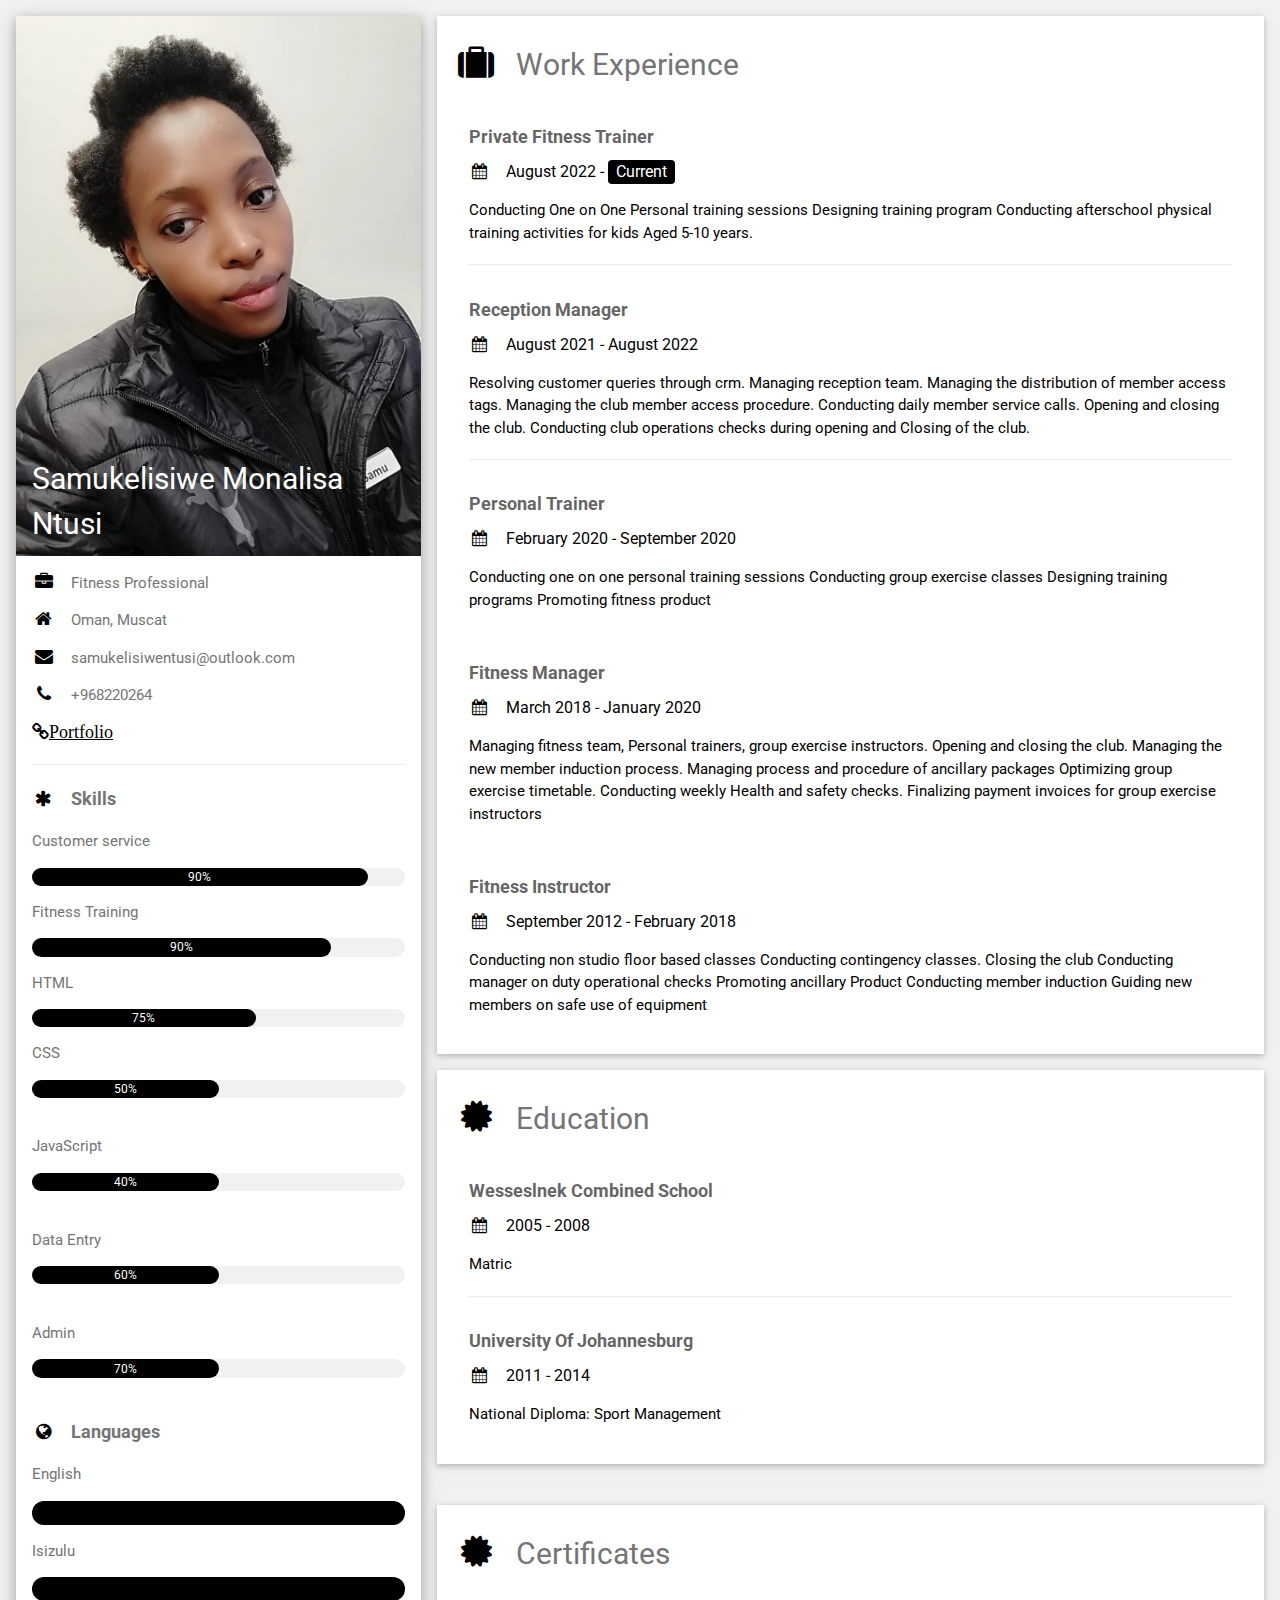
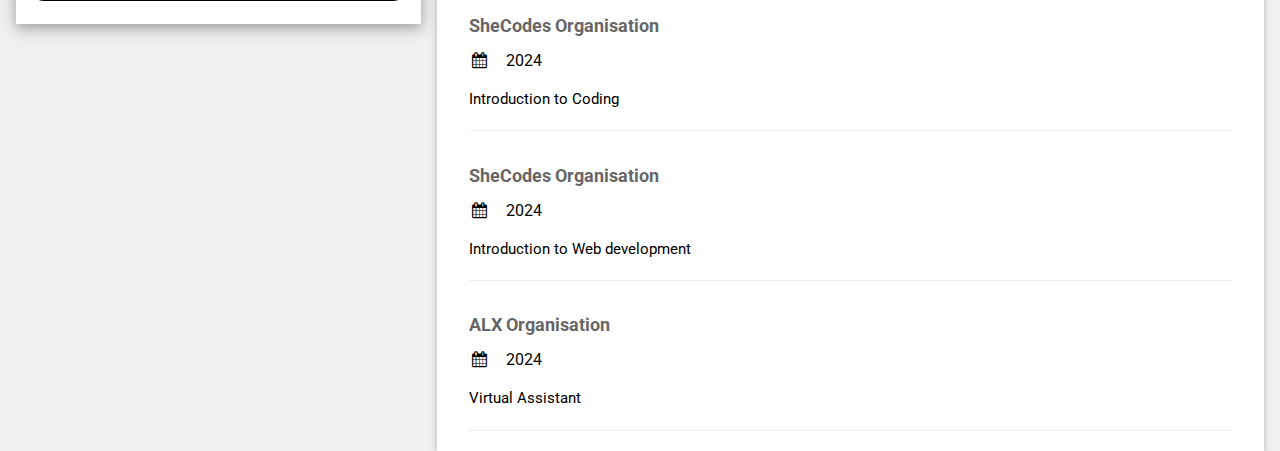
<file: resume.html>
<!DOCTYPE html>
<html>
<title>My Resume</title>
<meta charset="UTF-8">
<meta name="viewport" content="width=device-width, initial-scale=1">
<link rel="stylesheet" href="https://www.w3schools.com/w3css/4/w3.css">
<link rel='stylesheet' href='https://fonts.googleapis.com/css?family=Roboto'>
<link rel="stylesheet" href="https://cdnjs.cloudflare.com/ajax/libs/font-awesome/4.7.0/css/font-awesome.min.css">
<style>
    html,
    body,
    h1,
    h2,
    h3,
    h4,
    h5,
    h6 {
        font-family: "Roboto", sans-serif
    }
</style>

<body class="w3-light-grey">

    <div class="w3-content w3-margin-top" style="max-width:1400px;">
        <div class="w3-row-padding">

            <!-- Left Column -->
            <div class="w3-third">

                <div class="w3-white w3-text-grey w3-card-4">
                    <div class="w3-display-container">
                        <img src="images/profile.jpg" style="width:100%" alt="Avatar">
                        <div class="w3-display-bottomleft w3-container w3-text-white">
                            <h2>Samukelisiwe Monalisa Ntusi</h2>
                        </div>
                    </div>
                    <div class="w3-container">
                        <p><i class="fa fa-briefcase fa-fw w3-margin-right w3-large w3-text-black"></i>Fitness
                            Professional</p>
                        <p><i class="fa fa-home fa-fw w3-margin-right w3-large w3-text-black"></i>Oman, Muscat</p>
                        <p><i
                                class="fa fa-envelope fa-fw w3-margin-right w3-large w3-text-black"></i>samukelisiwentusi@outlook.com
                        </p>
                        <p><i class="fa fa-phone fa-fw w3-margin-right w3-large w3-text-black"></i>+968220264</p>
                        <p><i class="fa fa-link fa-fw w3-margin-right w3-large w3-text-black"><a
                                    href="index.html">Portfolio</a>
                            </i></p>
                        <hr>

                        <p class="w3-large"><b><i
                                    class="fa fa-asterisk fa-fw w3-margin-right w3-text-black"></i>Skills</b></p>
                        <p>Customer service</p>
                        <div class="w3-light-grey w3-round-xlarge w3-small">
                            <div class="w3-container w3-center w3-round-xlarge w3-black" style="width:90%">90%</div>
                        </div>
                        <p>Fitness Training</p>
                        <div class="w3-light-grey w3-round-xlarge w3-small">
                            <div class="w3-container w3-center w3-round-xlarge w3-black" style="width:80%">
                                <div class="w3-center w3-text-white">90%</div>
                            </div>
                        </div>
                        <p>HTML</p>
                        <div class="w3-light-grey w3-round-xlarge w3-small">
                            <div class="w3-container w3-center w3-round-xlarge w3-black" style="width:60%">75%</div>
                        </div>
                        <p>CSS</p>
                        <div class="w3-light-grey w3-round-xlarge w3-small">
                            <div class="w3-container w3-center w3-round-xlarge w3-black" style="width:50%">50%</div>
                        </div>
                        <br>
                        <p>JavaScript</p>
                        <div class="w3-light-grey w3-round-xlarge w3-small">
                            <div class="w3-container w3-center w3-round-xlarge w3-black" style="width:50%">40%</div>
                        </div>
                        <br>
                        <p>Data Entry</p>
                        <div class="w3-light-grey w3-round-xlarge w3-small">
                            <div class="w3-container w3-center w3-round-xlarge w3-black" style="width:50%">60%</div>
                        </div>
                        <br>
                        <p>Admin</p>
                        <div class="w3-light-grey w3-round-xlarge w3-small">
                            <div class="w3-container w3-center w3-round-xlarge w3-black" style="width:50%">70%</div>
                        </div>
                        <br>

                        <p class="w3-large w3-text-theme"><b><i
                                    class="fa fa-globe fa-fw w3-margin-right w3-text-black"></i>Languages</b></p>
                        <p>English</p>
                        <div class="w3-light-grey w3-round-xlarge">
                            <div class="w3-round-xlarge w3-black" style="height:24px;width:100%"></div>
                        </div>
                        <p>Isizulu</p>
                        <div class="w3-light-grey w3-round-xlarge">
                            <div class="w3-round-xlarge w3-black" style="height:24px;width:100%"></div>
                        </div>
                        <br>
                    </div>
                </div><br>

                <!-- End Left Column -->
            </div>

            <!-- Right Column -->
            <div class="w3-twothird">

                <div class="w3-container w3-card w3-white w3-margin-bottom">
                    <h2 class="w3-text-grey w3-padding-16"><i
                            class="fa fa-suitcase fa-fw w3-margin-right w3-xxlarge w3-text-black"></i>Work Experience
                    </h2>
                    <div class="w3-container">
                        <h5 class="w3-opacity"><b>Private Fitness Trainer</b></h5>
                        <h6 class="w3-text-black"><i class="fa fa-calendar fa-fw w3-margin-right"></i>August 2022 -
                            <span class="w3-tag w3-black w3-round">Current</span>
                        </h6>
                        <p>Conducting One on One Personal training sessions
                            Designing training program
                            Conducting afterschool physical training activities for kids
                            Aged 5-10 years.
                        </p>
                        <hr>
                    </div>
                    <div class="w3-container">
                        <h5 class="w3-opacity"><b>Reception Manager</b></h5>
                        <h6 class="w3-text-black"><i class="fa fa-calendar fa-fw w3-margin-right"></i>August 2021 -
                            August 2022
                        </h6>
                        <p>Resolving customer queries through crm.
                            Managing reception team.
                            Managing the distribution of member access tags.
                            Managing the club member access procedure.
                            Conducting daily member service calls.
                            Opening and closing the club.
                            Conducting club operations checks during opening and Closing of the club.
                        </p>
                        <hr>
                    </div>
                    <div class="w3-container">
                        <h5 class="w3-opacity"><b>Personal Trainer</b></h5>
                        <h6 class="w3-text-black"><i class="fa fa-calendar fa-fw w3-margin-right"></i>February 2020 -
                            September 2020
                        </h6>
                        <p>Conducting one on one personal training sessions
                            Conducting group exercise classes
                            Designing training programs
                            Promoting fitness product
                        </p><br>
                    </div>
                    <div class="w3-container">
                        <h5 class="w3-opacity"><b>Fitness Manager</b></h5>
                        <h6 class="w3-text-black"><i class="fa fa-calendar fa-fw w3-margin-right"></i>March 2018 -
                            January 2020
                        </h6>
                        <p>Managing fitness team, Personal trainers, group exercise instructors.
                            Opening and closing the club.
                            Managing the new member induction process.
                            Managing process and procedure of ancillary packages
                            Optimizing group exercise timetable.
                            Conducting weekly Health and safety checks.
                            Finalizing payment invoices for group exercise instructors

                        </p><br>
                    </div>
                    <div class="w3-container">
                        <h5 class="w3-opacity"><b>Fitness Instructor</b></h5>
                        <h6 class="w3-text-black"><i class="fa fa-calendar fa-fw w3-margin-right"></i>September 2012 -
                            February 2018
                        </h6>
                        <p>Conducting non studio floor based classes
                            Conducting contingency classes.
                            Closing the club
                            Conducting manager on duty operational checks
                            Promoting ancillary Product
                            Conducting member induction
                            Guiding new members on safe use of equipment
                        </p><br>
                    </div>

                </div>

                <div class="w3-container w3-card w3-white">
                    <h2 class="w3-text-grey w3-padding-16"><i
                            class="fa fa-certificate fa-fw w3-margin-right w3-xxlarge w3-text-black"></i>Education</h2>
                    <div class="w3-container">
                        <h5 class="w3-opacity"><b>Wesseslnek Combined School</b></h5>
                        <h6 class="w3-text-black"><i class="fa fa-calendar fa-fw w3-margin-right"></i>2005 - 2008</h6>
                        <p>Matric</p>
                        <hr>
                    </div>
                    <div class="w3-container">
                        <h5 class="w3-opacity"><b>University Of Johannesburg</b></h5>
                        <h6 class="w3-text-black"><i class="fa fa-calendar fa-fw w3-margin-right"></i>2011 - 2014</h6>
                        <p>National Diploma: Sport Management</p><br>
                    </div>
                </div>
                <hr>
                <div class="w3-container w3-card w3-white">
                    <h2 class="w3-text-grey w3-padding-16"><i
                            class="fa fa-certificate fa-fw w3-margin-right w3-xxlarge w3-text-black"></i>Certificates
                    </h2>
                    <div class="w3-container">
                        <h5 class="w3-opacity"><b>SheCodes Organisation</b></h5>
                        <h6 class="w3-text-black"><i class="fa fa-calendar fa-fw w3-margin-right"></i>2024</h6>
                        <p>Introduction to Coding</p>
                        <hr>
                    </div>
                    <div class="w3-container">
                        <h5 class="w3-opacity"><b>SheCodes Organisation</b></h5>
                        <h6 class="w3-text-black"><i class="fa fa-calendar fa-fw w3-margin-right"></i>2024</h6>
                        <p>Introduction to Web development </p>
                        <hr>
                    </div>
                    <div class="w3-container">
                        <h5 class="w3-opacity"><b>ALX Organisation</b></h5>
                        <h6 class="w3-text-black"><i class="fa fa-calendar fa-fw w3-margin-right"></i>2024</h6>
                        <p>Virtual Assistant</p>
                        <hr>
                    </div>
                </div>

                <!-- End Right Column -->
            </div>

            <!-- End Grid -->
        </div>

        <!-- End Page Container -->
    </div>
</body>

</html>
</file>
